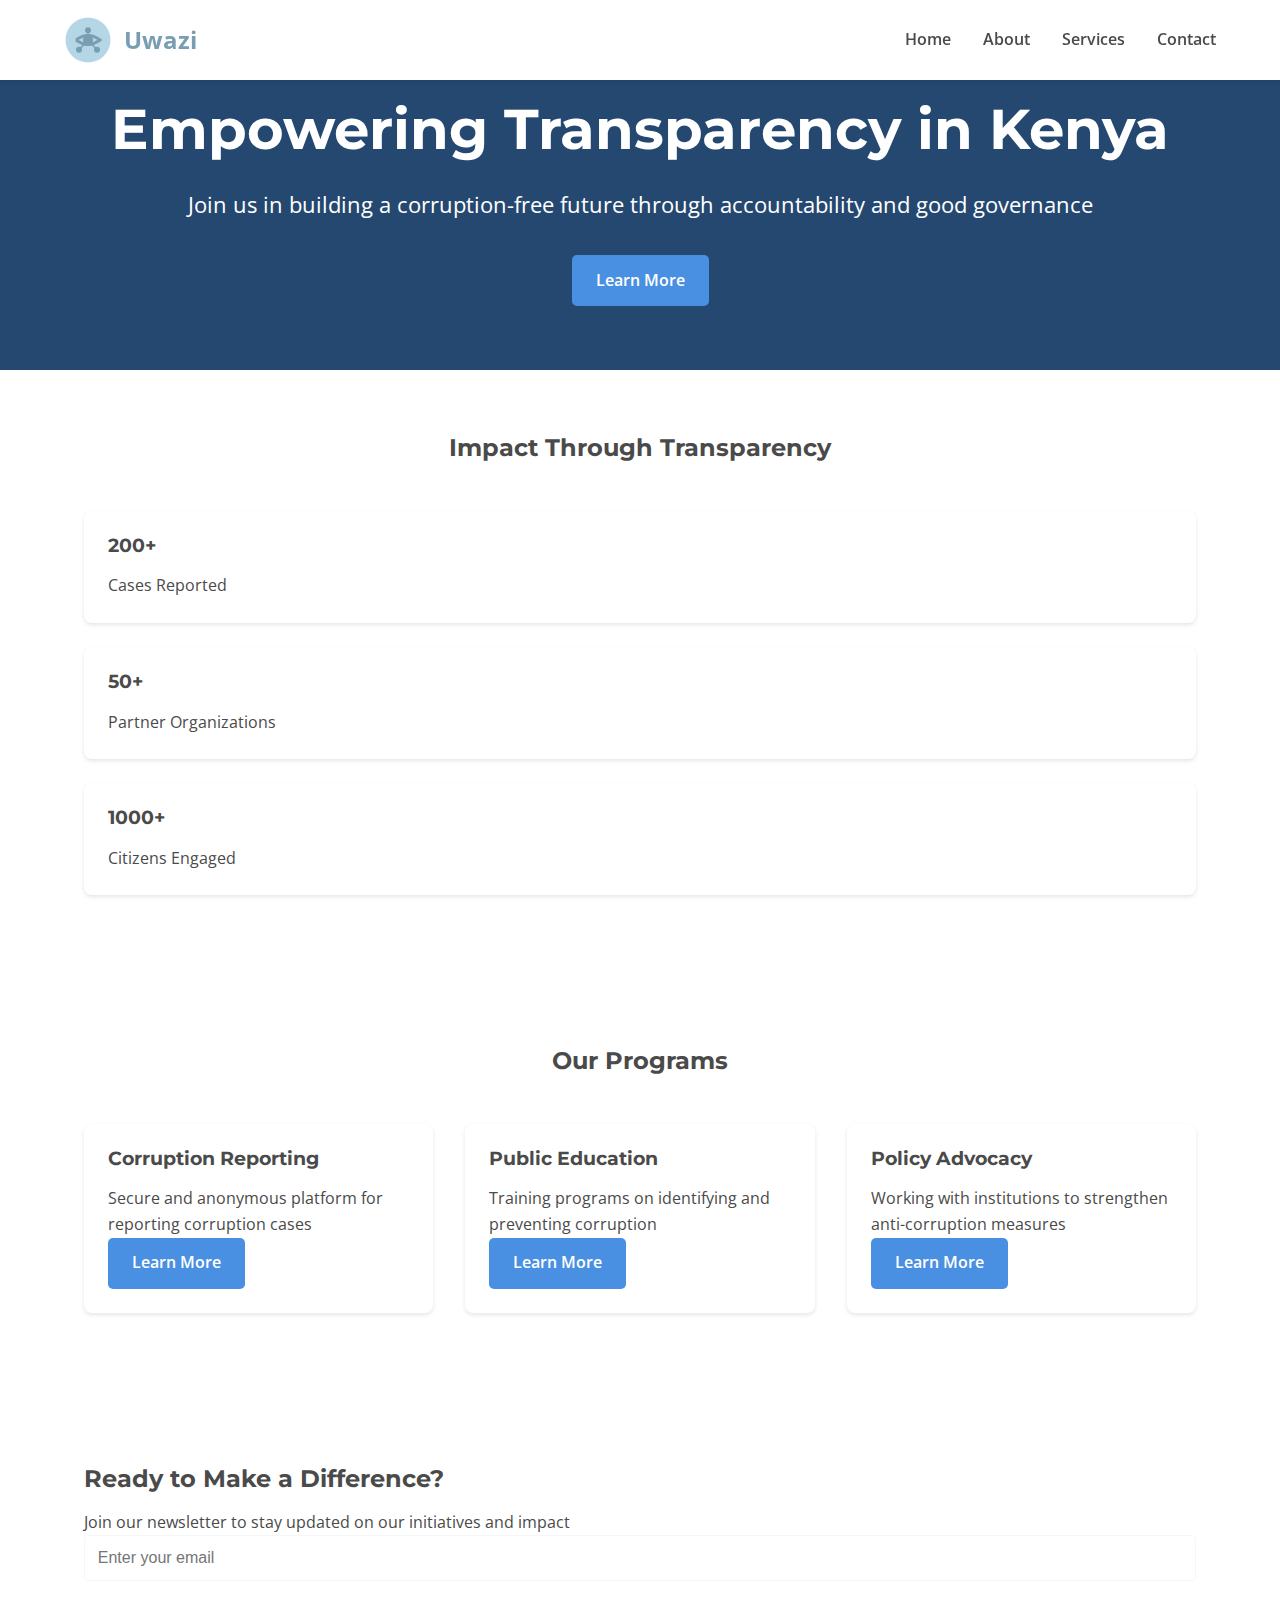
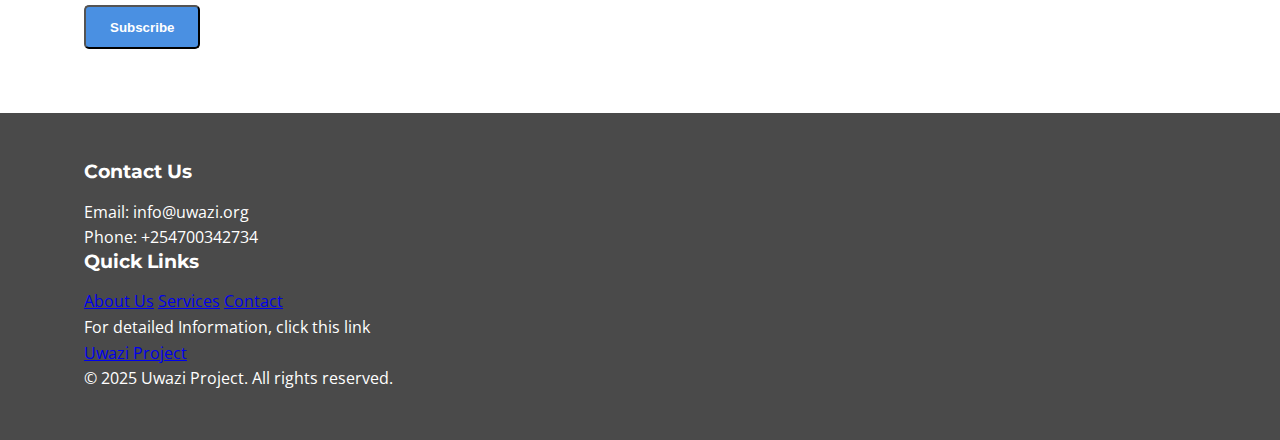
<file: index.html>
<!DOCTYPE html>
<html lang="en">
<head>
    <meta charset="UTF-8">
    <meta name="viewport" content="width=device-width, initial-scale=1.0">
    <title>Uwazi - Transparency in Governance</title>
    <meta name="description" content="Uwazi Project - Creating awareness for corruption-free governance in Kenya">
    
    <!-- Fonts -->
    <link href="https://fonts.googleapis.com/css2?family=Montserrat:wght@400;700&family=Open+Sans:wght@400;600&display=swap" rel="stylesheet">
    
    <!-- Styles -->
    <link rel="stylesheet" href="css/style.css">
</head>
<body>
    <!-- Header -->
    <header class="header">
        <nav class="nav container">
            <a href="index.html" class="logo">
                <img src="assets/icons/uwazi-icon.svg" alt="Uwazi Logo" class="logo-icon">
                Uwazi
            </a>
            <div class="nav-links">
                <a href="index.html">Home</a>
                <a href="about.html">About</a>
                <a href="services.html">Services</a>
                <!-- <a href="reports.html">Reports</a> -->
                <a href="contact.html">Contact</a>
            </div>
            <button class="hamburger" aria-label="Toggle navigation">
                <span></span>
                <span></span>
                <span></span>
            </button>
        </nav>
    </header>

    <!-- Hero Section -->
    <section class="hero">
        <div class="container">
            <h1 class="animate-on-scroll">Empowering Transparency in Kenya</h1>
            <p class="animate-on-scroll">Join us in building a corruption-free future through accountability and good governance</p>
            <a href="about.html" class="btn btn-primary animate-on-scroll">Learn More</a>
        </div>
    </section>

    <!-- Key Statistics -->
    <section class="section" id="statistics">
        <div class="container">
            <h2 class="section-title animate-on-scroll">Impact Through Transparency</h2>
            <div class="stats-grid">
                <div class="card animate-on-scroll">
                    <h3>200+</h3>
                    <p>Cases Reported</p>
                </div>
                <div class="card animate-on-scroll">
                    <h3>50+</h3>
                    <p>Partner Organizations</p>
                </div>
                <div class="card animate-on-scroll">
                    <h3>1000+</h3>
                    <p>Citizens Engaged</p>
                </div>
            </div>
        </div>
    </section>

    <!-- Featured Programs -->
    <section class="section" id="programs">
        <div class="container">
            <h2 class="section-title animate-on-scroll">Our Programs</h2>
            <div class="programs-grid">
                <div class="card animate-on-scroll">
                    <h3>Corruption Reporting</h3>
                    <p>Secure and anonymous platform for reporting corruption cases</p>
                    <a href="services.html" class="btn btn-primary">Learn More</a>
                </div>
                <div class="card animate-on-scroll">
                    <h3>Public Education</h3>
                    <p>Training programs on identifying and preventing corruption</p>
                    <a href="services.html" class="btn btn-primary">Learn More</a>
                </div>
                <div class="card animate-on-scroll">
                    <h3>Policy Advocacy</h3>
                    <p>Working with institutions to strengthen anti-corruption measures</p>
                    <a href="services.html" class="btn btn-primary">Learn More</a>
                </div>
            </div>
        </div>
    </section>

    <!-- Call to Action -->
    <section class="section cta">
        <div class="container">
            <h2 class="animate-on-scroll">Ready to Make a Difference?</h2>
            <p class="animate-on-scroll">Join our newsletter to stay updated on our initiatives and impact</p>
            <form class="newsletter-form animate-on-scroll">
                <div class="form-group">
                    <input type="email" class="form-control" placeholder="Enter your email" required>
                </div>
                <button type="submit" class="btn btn-primary">Subscribe</button>
            </form>
        </div>
    </section>

    <!-- Footer -->
    <footer class="footer">
        <div class="container">
            <div class="footer-content">
                <div class="footer-section">
                    <h3>Contact Us</h3>
                    <p>Email: info@uwazi.org</p>
                    <p>Phone: +254700342734</p>
                </div>
                <div class="footer-section">
                    <h3>Quick Links</h3>
                    <a href="about.html">About Us</a>
                    <a href="services.html">Services</a>
                    <!-- <a href="reports.html">Reports</a> -->
                    <a href="contact.html">Contact</a>
                </div>
                <div class="footer-section">
                    <!-- <h3>Follow Us</h3> -->
                    <div class="social-links">
                        <p>For detailed Information, click this link</p>
                        <a href="https://uwazi-blockchain-powered-abbaole.gamma.site/" aria-label="https://uwazi-blockchain-powered-abbaole.gamma.site/">Uwazi Project</a>
                        <!-- <a href="#" aria-label="Facebook">Facebook</a> -->
                        <!-- <a href="#" aria-label="Twitter">Twitter</a> -->
                        <!-- <a href="#" aria-label="LinkedIn">LinkedIn</a> -->
                    </div>
                </div>
            </div>
            <div class="footer-bottom">
                <p>&copy; 2025 Uwazi Project. All rights reserved.</p>
            </div>
        </div>
    </footer>

    <!-- Scripts -->
    <script src="js/main.js"></script>
</body>
</html>
</file>
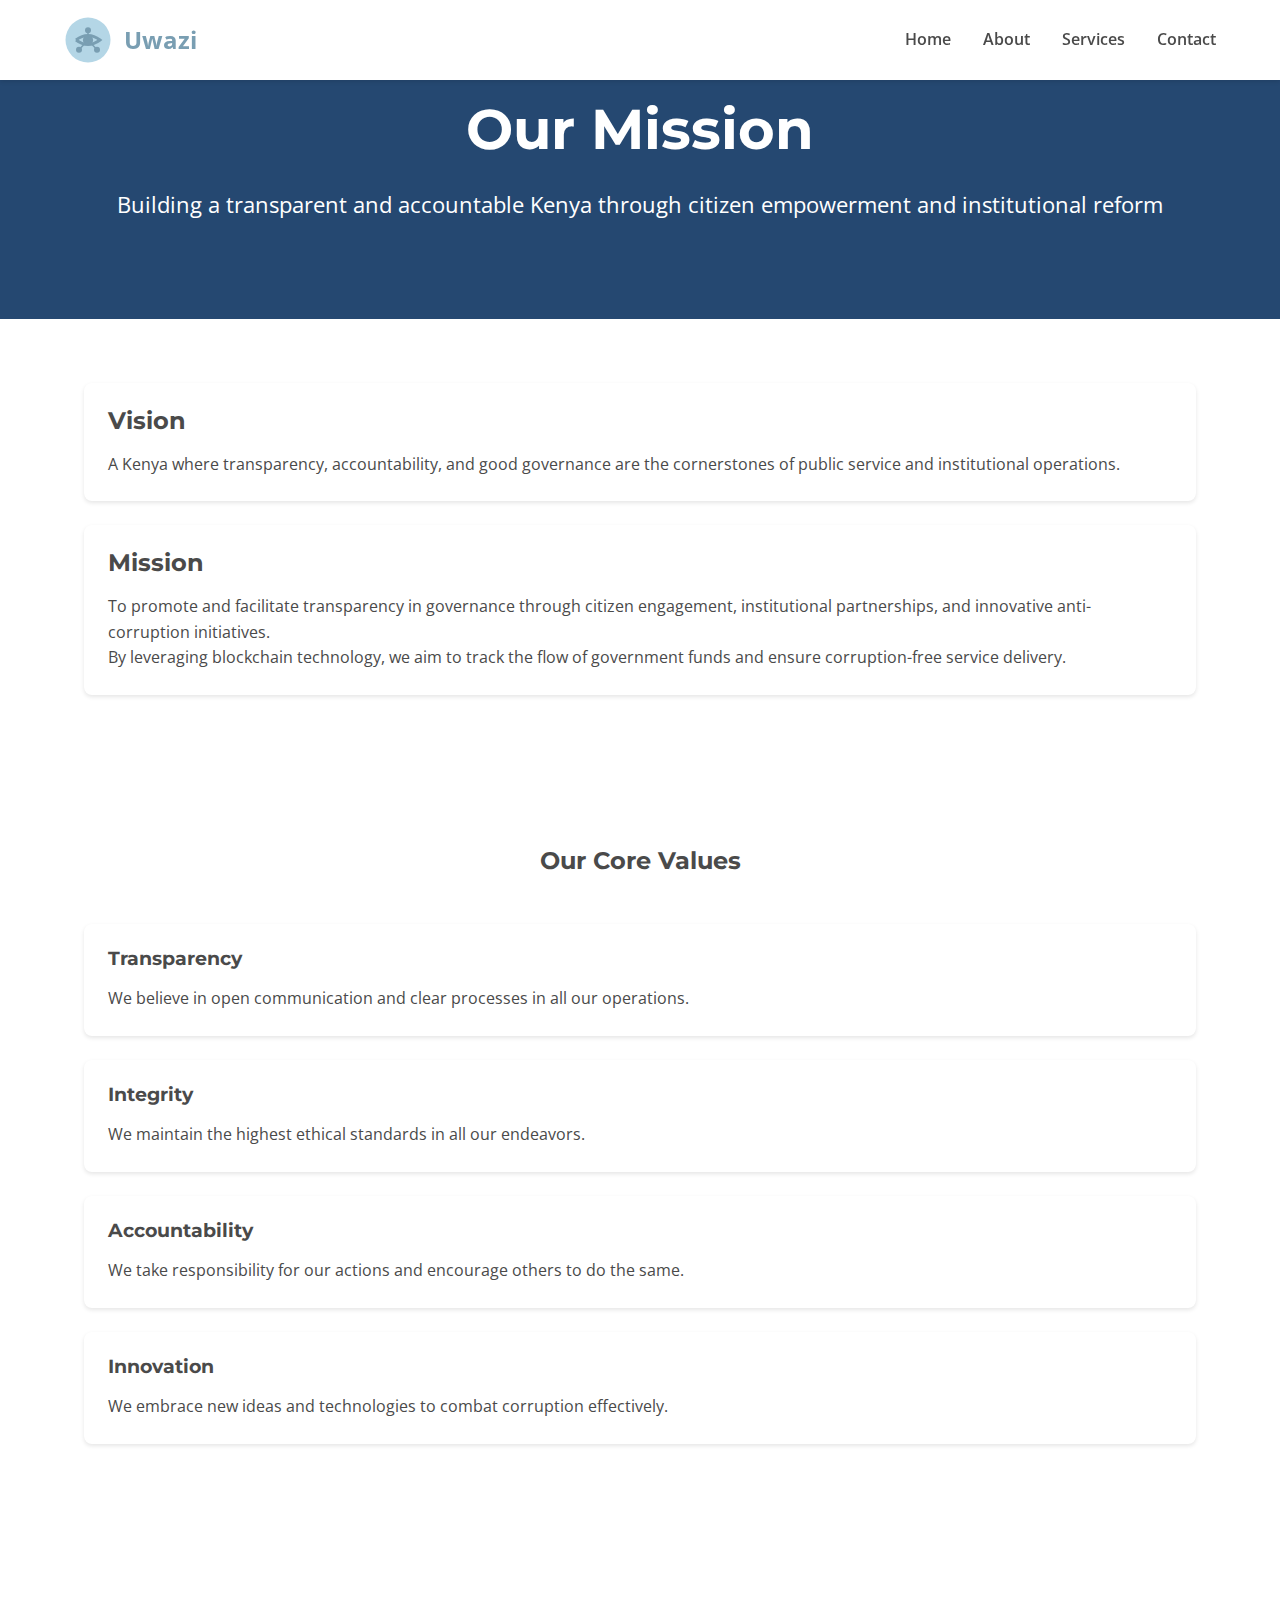
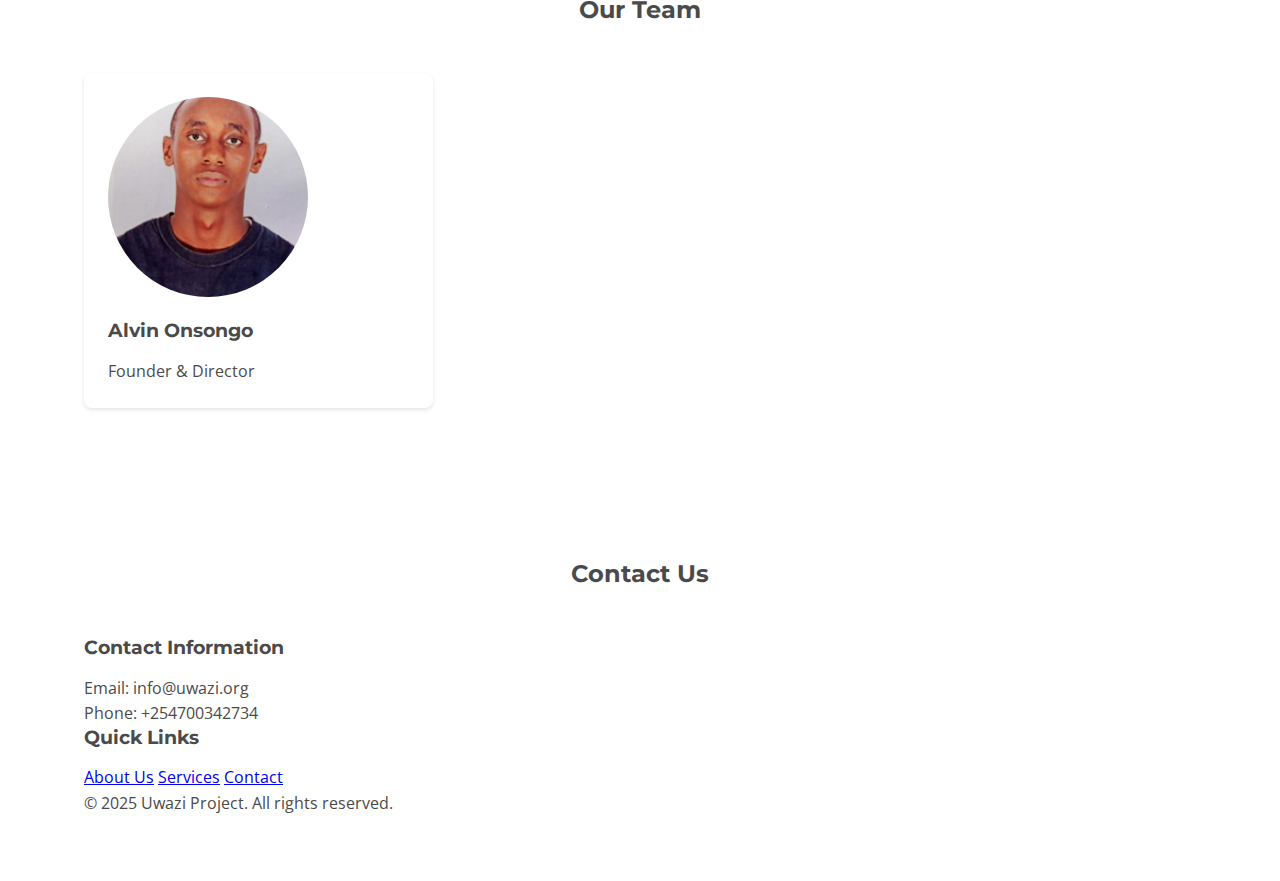
<file: about.html>
<!DOCTYPE html>
<html lang="en">
<head>
    <meta charset="UTF-8">
    <meta name="viewport" content="width=device-width, initial-scale=1.0">
    <title>About - Uwazi Project</title>
    <meta name="description" content="Learn about Uwazi Project's mission for transparency and anti-corruption in Kenya">
    
    <!-- Fonts -->
    <link href="https://fonts.googleapis.com/css2?family=Montserrat:wght@400;700&family=Open+Sans:wght@400;600&display=swap" rel="stylesheet">
    
    <!-- Styles -->
    <link rel="stylesheet" href="css/style.css">
</head>
<body>
    <!-- Header -->
    <header class="header">
        <nav class="nav container">
            <a href="index.html" class="logo">
                <img src="assets/icons/uwazi-icon.svg" alt="Uwazi Logo" class="logo-icon">
                Uwazi
            </a>
            <div class="nav-links">
                <a href="index.html">Home</a>
                <a href="about.html">About</a>
                <a href="services.html">Services</a>
                <!-- <a href="reports.html">Reports</a> -->
                <a href="contact.html">Contact</a>
            </div>
            <button class="hamburger" aria-label="Toggle navigation">
                <span></span>
                <span></span>
                <span></span>
            </button>
        </nav>
    </header>

    <!-- About Hero -->
    <section class="hero">
        <div class="container">
            <h1 class="animate-on-scroll">Our Mission</h1>
            <p class="animate-on-scroll">Building a transparent and accountable Kenya through citizen empowerment and institutional reform</p>
        </div>
    </section>

    <!-- Mission & Vision -->
    <section class="section">
        <div class="container">
            <div class="card animate-on-scroll">
                <h2>Vision</h2>
                <p>A Kenya where transparency, accountability, and good governance are the cornerstones of public service and institutional operations.</p>
            </div>
            <div class="card animate-on-scroll">
                <h2>Mission</h2>
                <p>To promote and facilitate transparency in governance through citizen engagement, institutional partnerships, and innovative anti-corruption initiatives.</p>
                <p>By leveraging blockchain technology, we aim to track the flow of government funds and ensure corruption-free service delivery.</p>
            </div>
        </div>
    </section>

    <!-- Core Values -->
    <section class="section">
        <div class="container">
            <h2 class="section-title animate-on-scroll">Our Core Values</h2>
            <div class="values-grid">
                <div class="card animate-on-scroll">
                    <h3>Transparency</h3>
                    <p>We believe in open communication and clear processes in all our operations.</p>
                </div>
                <div class="card animate-on-scroll">
                    <h3>Integrity</h3>
                    <p>We maintain the highest ethical standards in all our endeavors.</p>
                </div>
                <div class="card animate-on-scroll">
                    <h3>Accountability</h3>
                    <p>We take responsibility for our actions and encourage others to do the same.</p>
                </div>
                <div class="card animate-on-scroll">
                    <h3>Innovation</h3>
                    <p>We embrace new ideas and technologies to combat corruption effectively.</p>
                </div>
            </div>
        </div>
    </section>

    <!-- Team Section -->
    <section class="section">
        <div class="container">
            <h2 class="section-title animate-on-scroll">Our Team</h2>
            <div class="team-grid">
                <div class="card animate-on-scroll">
                    <div class="team-member">
                        <img src="assets/images/founder.jpg" alt="Team Member" class="team-photo">
                        <h3>Alvin Onsongo</h3>
                        <p>Founder & Director</p>
                    </div>
                </div>
            </div>
        </div>
    </section>

    <!-- Contact Section -->
    <section class="section">
        <div class="container">
            <h2 class="section-title animate-on-scroll">Contact Us</h2>
            <div class="contact-grid">
                <div class="contact-info animate-on-scroll">
                    <h3>Contact Information</h3>
                    <p>Email: info@uwazi.org</p>
                    <p>Phone: +254700342734</p>
                </div>
                <div class="footer-section">
                    <h3>Quick Links</h3>
                    <a href="about.html">About Us</a>
                    <a href="services.html">Services</a>
                    <!-- <a href="reports.html">Reports</a> -->
                    <a href="contact.html">Contact</a>
                </div>
                <div class="footer-section">
                    
                </div>
            </div>
            <div class="footer-bottom">
                <p>&copy; 2025 Uwazi Project. All rights reserved.</p>
            </div>
        </div>
    </footer>

    <!-- Scripts -->
    <script src="js/main.js"></script>
</body>
</html>
</file>
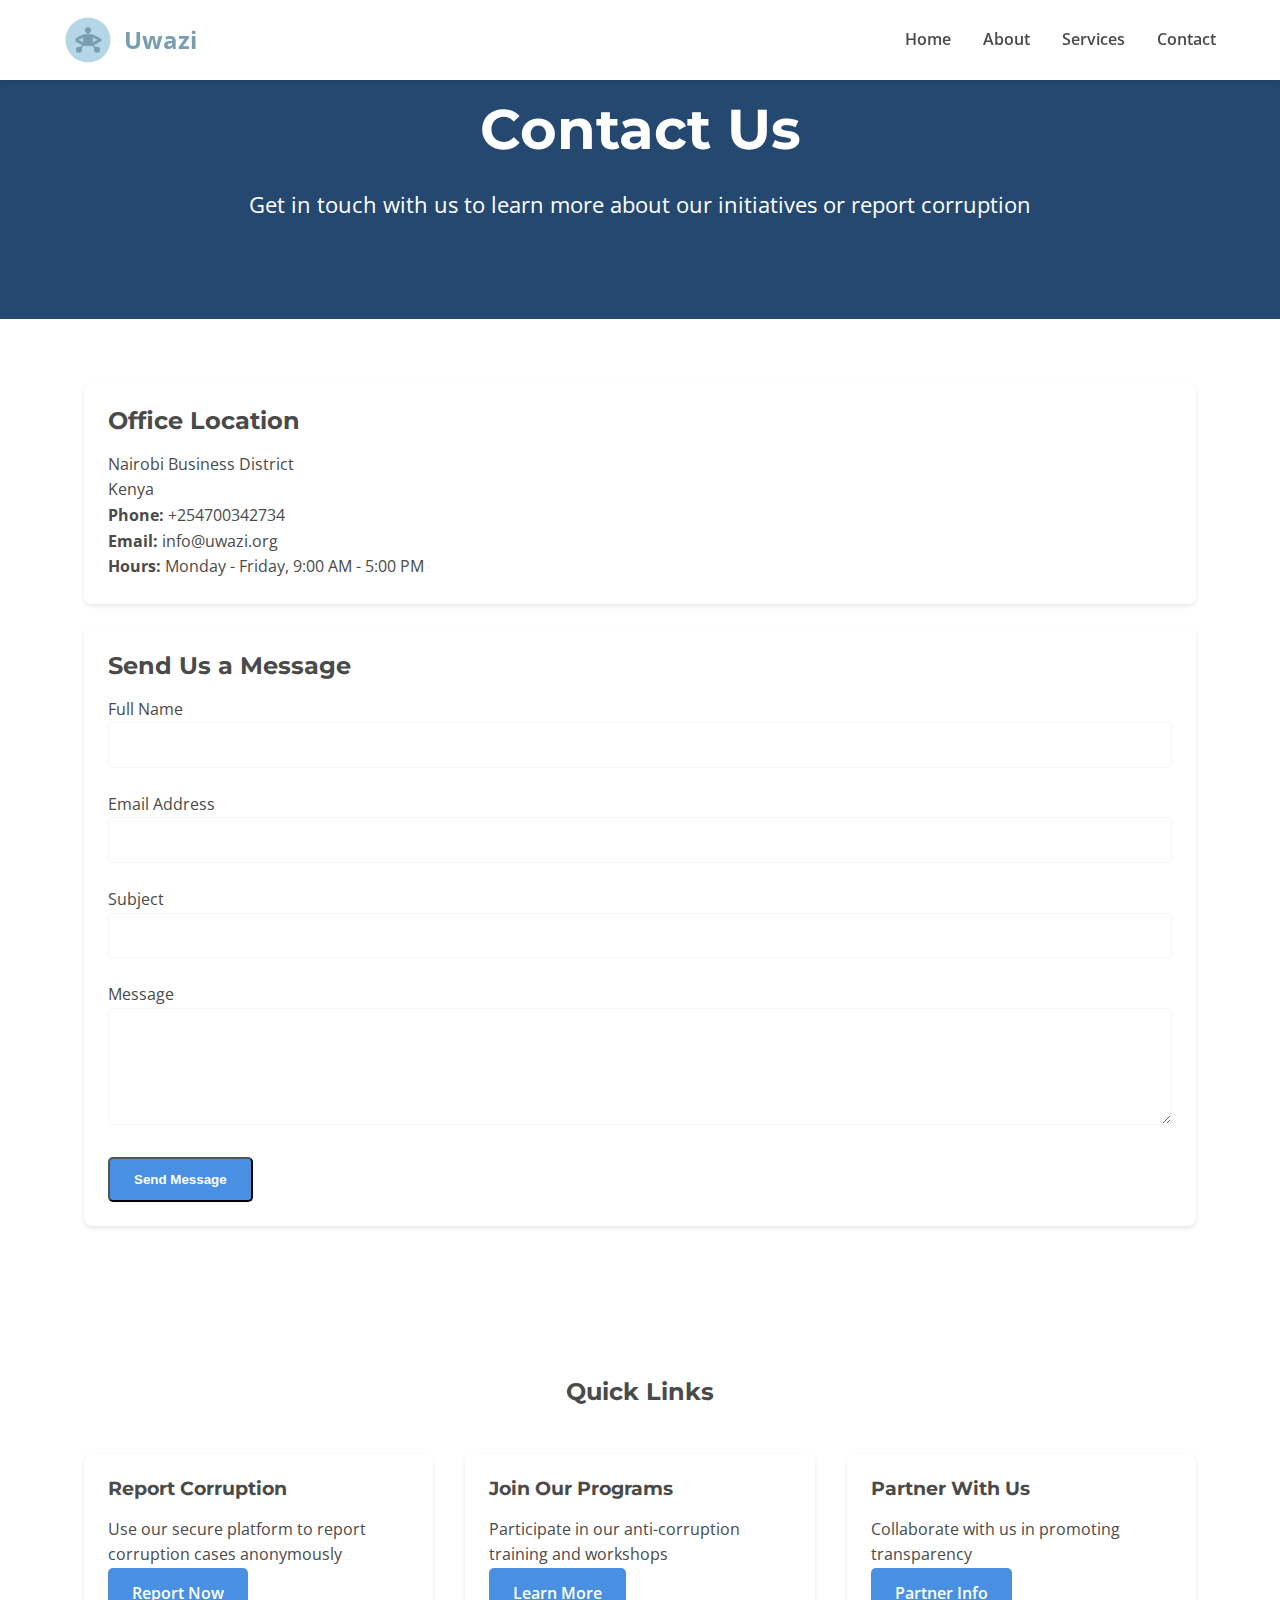
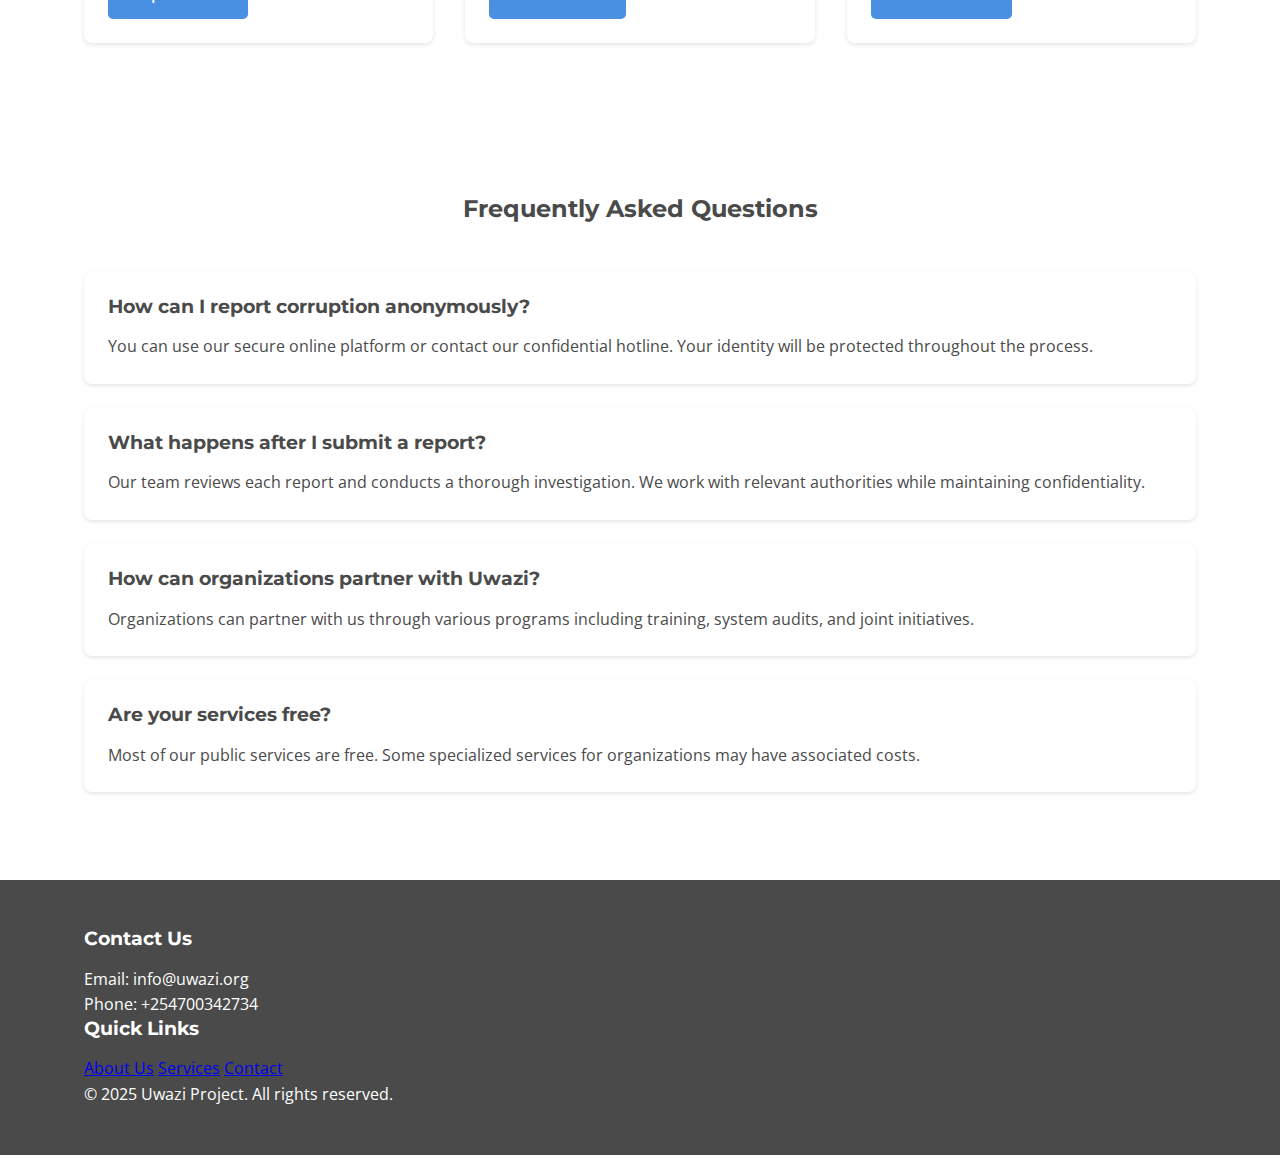
<file: contact.html>
<!DOCTYPE html>
<html lang="en">
<head>
    <meta charset="UTF-8">
    <meta name="viewport" content="width=device-width, initial-scale=1.0">
    <title>Contact - Uwazi Project</title>
    <meta name="description" content="Get in touch with Uwazi Project - Working together for a corruption-free Kenya">
    
    <!-- Fonts -->
    <link href="https://fonts.googleapis.com/css2?family=Montserrat:wght@400;700&family=Open+Sans:wght@400;600&display=swap" rel="stylesheet">
    
    <!-- Styles -->
    <link rel="stylesheet" href="css/style.css">
</head>
<body>
    <!-- Header -->
    <header class="header">
        <nav class="nav container">
            <a href="index.html" class="logo">
                <img src="assets/icons/uwazi-icon.svg" alt="Uwazi Logo" class="logo-icon">
                Uwazi
            </a>
            <div class="nav-links">
                <a href="index.html">Home</a>
                <a href="about.html">About</a>
                <a href="services.html">Services</a>
               
               
             <!-- <a href="reports.html">Reports</a> -->
                <a href="contact.html">Contact</a>
            </div>
            <button class="hamburger" aria-label="Toggle navigation">
                <span></span>
                <span></span>
                <span></span>
            </button>
        </nav>
    </header>

    <!-- Contact Hero -->
    <section class="hero">
        <div class="container">
            <h1 class="animate-on-scroll">Contact Us</h1>
            <p class="animate-on-scroll">Get in touch with us to learn more about our initiatives or report corruption</p>
        </div>
    </section>

    <!-- Contact Information -->
    <section class="section">
        <div class="container">
            <div class="contact-grid">
                <div class="card animate-on-scroll">
                    <h2>Office Location</h2>
                    <p>Nairobi Business District</p>
                    <p>Kenya</p>
                    <div class="contact-details">
                        <p><strong>Phone:</strong> +254700342734</p>
                        <p><strong>Email:</strong> info@uwazi.org</p>
                        <p><strong>Hours:</strong> Monday - Friday, 9:00 AM - 5:00 PM</p>
                    </div>
                </div>

                <div class="card animate-on-scroll">
                    <h2>Send Us a Message</h2>
                    <form class="contact-form">
                        <div class="form-group">
                            <label for="name">Full Name</label>
                            <input type="text" id="name" class="form-control" required>
                        </div>
                        <div class="form-group">
                            <label for="email">Email Address</label>
                            <input type="email" id="email" class="form-control" required>
                        </div>
                        <div class="form-group">
                            <label for="subject">Subject</label>
                            <input type="text" id="subject" class="form-control" required>
                        </div>
                        <div class="form-group">
                            <label for="message">Message</label>
                            <textarea id="message" class="form-control" rows="5" required></textarea>
                        </div>
                        <button type="submit" class="btn btn-primary">Send Message</button>
                    </form>
                </div>
            </div>
        </div>
    </section>

    <!-- Quick Links -->
    <section class="section">
        <div class="container">
            <h2 class="section-title animate-on-scroll">Quick Links</h2>
            <div class="quick-links-grid">
                <div class="card animate-on-scroll">
                    <h3>Report Corruption</h3>
                    <p>Use our secure platform to report corruption cases anonymously</p>
                    <a href="services.html#report" class="btn btn-primary">Report Now</a>
                </div>
                <div class="card animate-on-scroll">
                    <h3>Join Our Programs</h3>
                    <p>Participate in our anti-corruption training and workshops</p>
                    <a href="services.html#education" class="btn btn-primary">Learn More</a>
                </div>
                <div class="card animate-on-scroll">
                    <h3>Partner With Us</h3>
                    <p>Collaborate with us in promoting transparency</p>
                    <a href="about.html#partners" class="btn btn-primary">Partner Info</a>
                </div>
            </div>
        </div>
    </section>

    <!-- FAQ Section -->
    <section class="section">
        <div class="container">
            <h2 class="section-title animate-on-scroll">Frequently Asked Questions</h2>
            <div class="faq-grid">
                <div class="card animate-on-scroll">
                    <h3>How can I report corruption anonymously?</h3>
                    <p>You can use our secure online platform or contact our confidential hotline. Your identity will be protected throughout the process.</p>
                </div>
                <div class="card animate-on-scroll">
                    <h3>What happens after I submit a report?</h3>
                    <p>Our team reviews each report and conducts a thorough investigation. We work with relevant authorities while maintaining confidentiality.</p>
                </div>
                <div class="card animate-on-scroll">
                    <h3>How can organizations partner with Uwazi?</h3>
                    <p>Organizations can partner with us through various programs including training, system audits, and joint initiatives.</p>
                </div>
                <div class="card animate-on-scroll">
                    <h3>Are your services free?</h3>
                    <p>Most of our public services are free. Some specialized services for organizations may have associated costs.</p>
                </div>
            </div>
        </div>
    </section>

    <!-- Footer -->
    <footer class="footer">
        <div class="container">
            <div class="footer-content">
                <div class="footer-section">
                    <h3>Contact Us</h3>
                    <p>Email: info@uwazi.org</p>
                    <p>Phone: +254700342734</p>
                </div>
                <div class="footer-section">
                    <h3>Quick Links</h3>
                    <a href="about.html">About Us</a>
                    <a href="services.html">Services</a>
                 <!-- <a href="reports.html">Reports</a> -->
                    <a href="contact.html">Contact</a>
                </div>
                <div class="footer-section">
                    <!-- <h3>Follow Us</h3> -->
                    <!-- <div class="social-links"> -->
                        <!-- <a href="#" aria-label="Facebook">Facebook</a> -->
                        <!-- <a href="#" aria-label="Twitter">Twitter</a> -->
                        <!-- <a href="#" aria-label="LinkedIn">LinkedIn</a> -->
                    <!-- </div> -->
                </div>
            </div>
            <div class="footer-bottom">
                <p>&copy; 2025 Uwazi Project. All rights reserved.</p>
            </div>
        </div>
    </footer>

    <!-- Scripts -->
    <script src="js/main.js"></script>
</body>
</html>
</file>
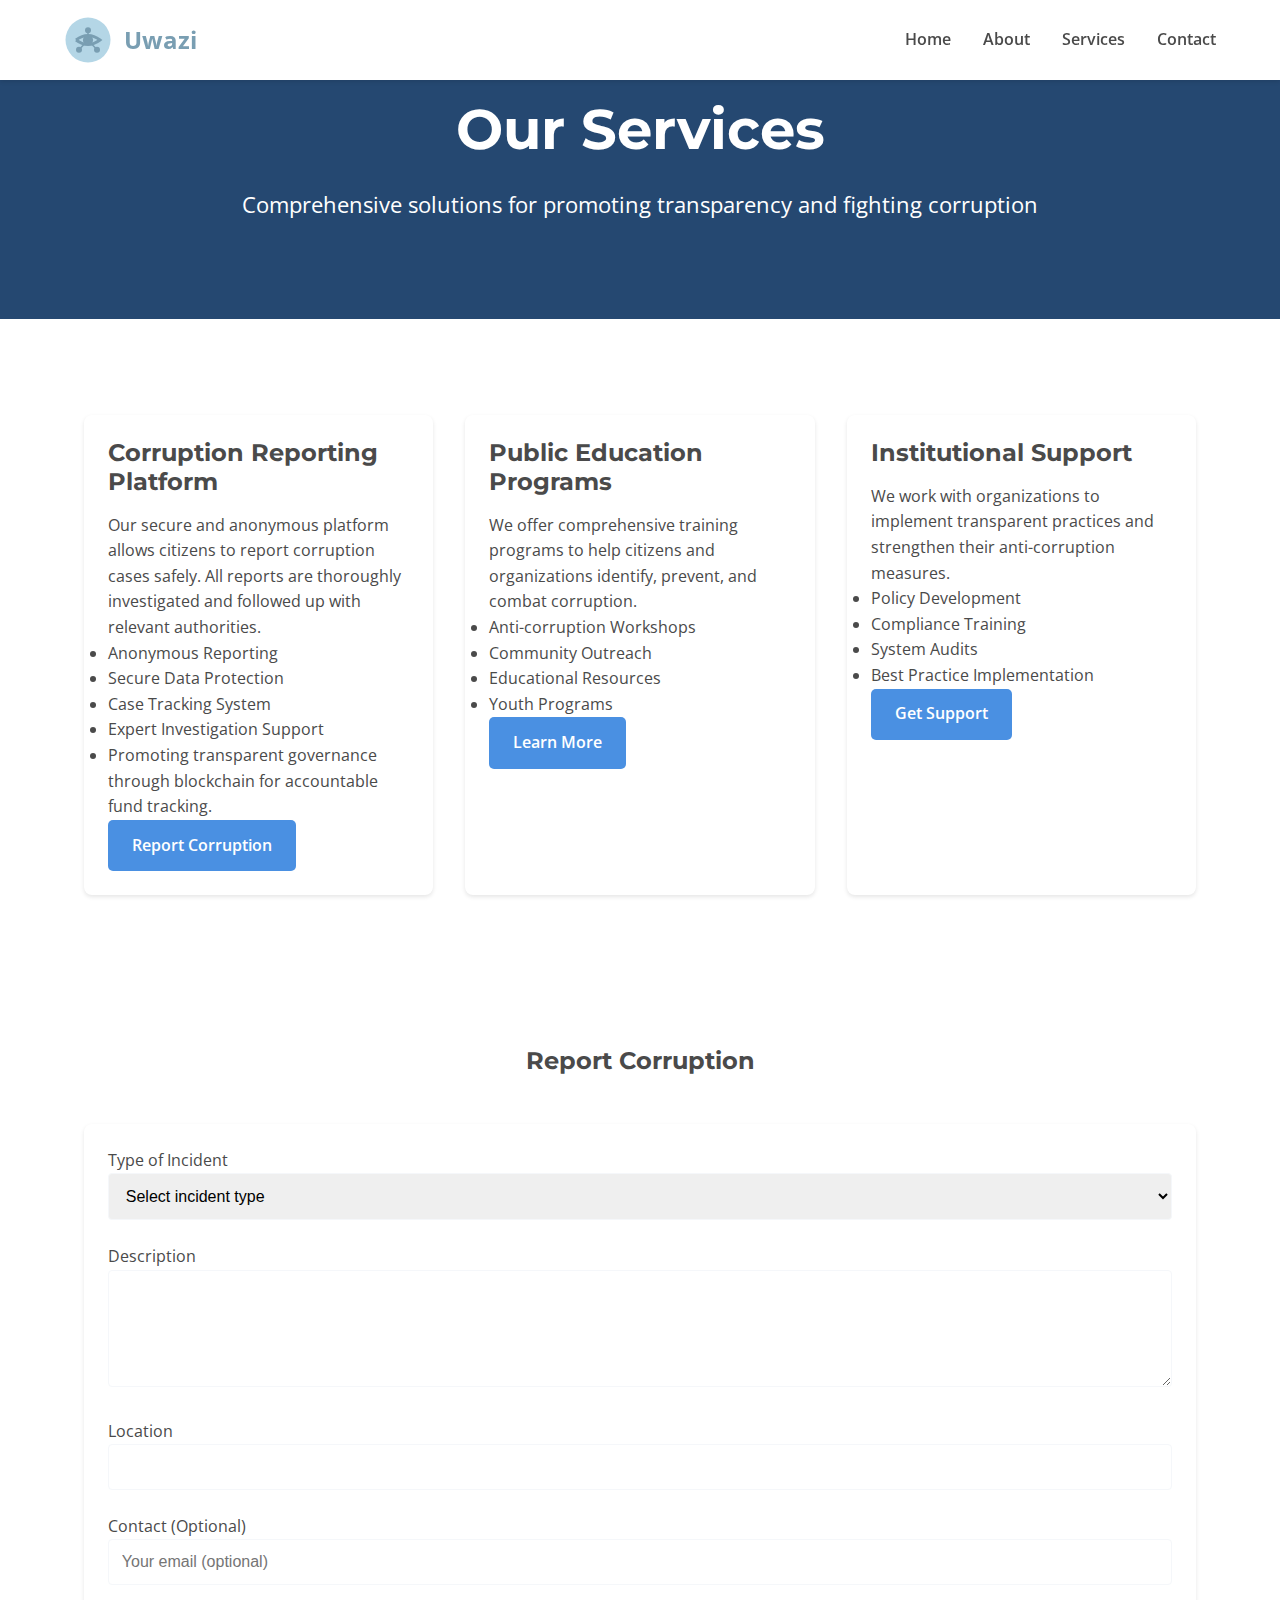
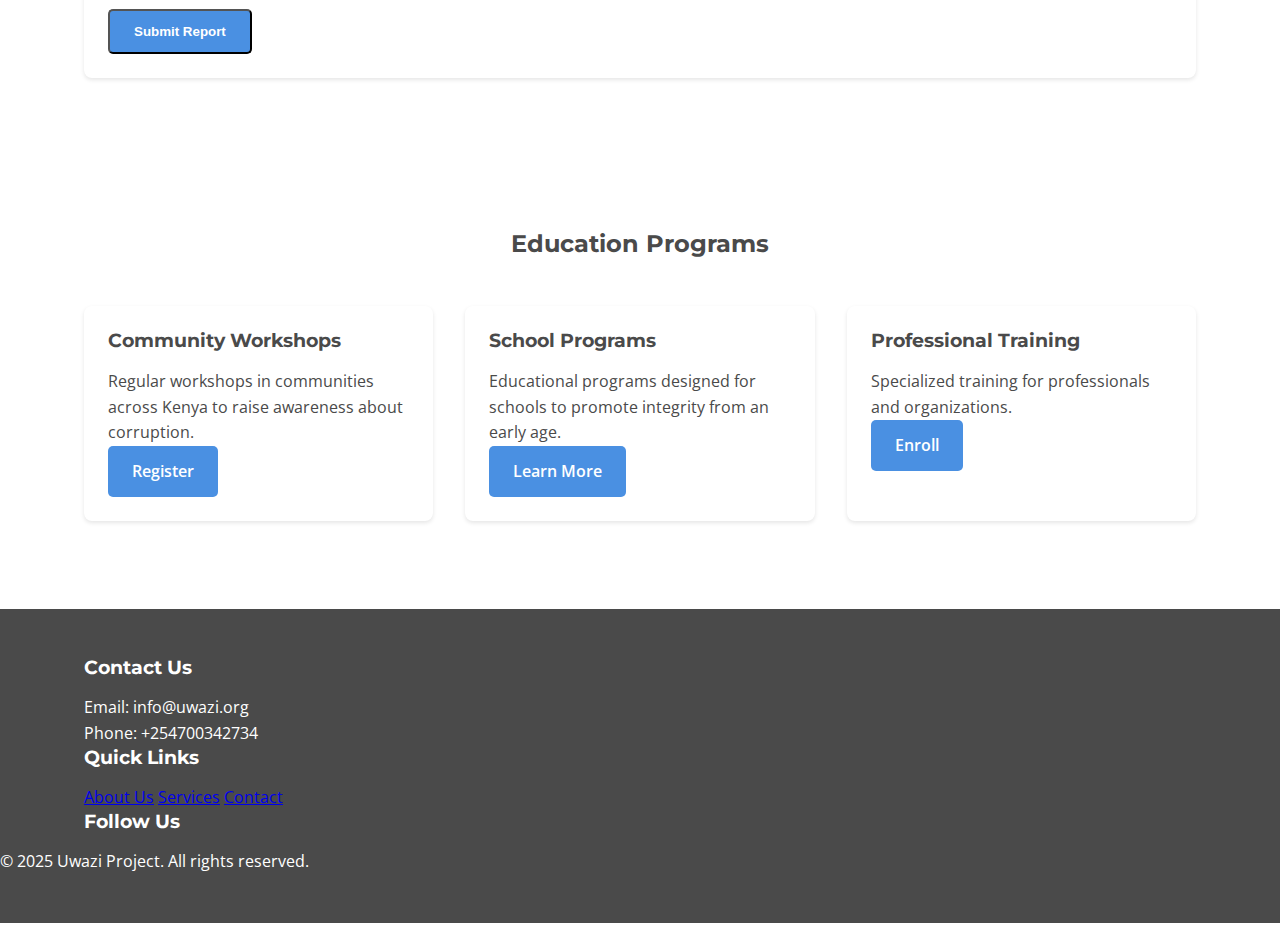
<file: services.html>
<!DOCTYPE html>
<html lang="en">
<head>
    <meta charset="UTF-8">
    <meta name="viewport" content="width=device-width, initial-scale=1.0">
    <title>Services - Uwazi Project</title>
    <meta name="description" content="Explore Uwazi Project's anti-corruption services and programs in Kenya">
    
    <!-- Fonts -->
    <link href="https://fonts.googleapis.com/css2?family=Montserrat:wght@400;700&family=Open+Sans:wght@400;600&display=swap" rel="stylesheet">
    
    <!-- Styles -->
    <link rel="stylesheet" href="css/style.css">
</head>
<body>
    <!-- Header -->
    <header class="header">
        <nav class="nav container">
            <a href="index.html" class="logo">
                <img src="assets/icons/uwazi-icon.svg" alt="Uwazi Logo" class="logo-icon">
                Uwazi
            </a>
            <div class="nav-links">
                <a href="index.html">Home</a>
                <a href="about.html">About</a>
                <a href="services.html">Services</a>
                <!-- <a href="reports.html">Reports</a> -->
                <a href="contact.html">Contact</a>
            </div>
            <button class="hamburger" aria-label="Toggle navigation">
                <span></span>
                <span></span>
                <span></span>
            </button>
        </nav>
    </header>

    <!-- Services Hero -->
    <section class="hero">
        <div class="container">
            <h1 class="animate-on-scroll">Our Services</h1>
            <p class="animate-on-scroll">Comprehensive solutions for promoting transparency and fighting corruption</p>
        </div>
    </section>

    <!-- Main Services -->
    <section class="section">
        <div class="container">
            <div class="services-grid">
                <div class="card animate-on-scroll">
                    <h2>Corruption Reporting Platform</h2>
                    <p>Our secure and anonymous platform allows citizens to report corruption cases safely. All reports are thoroughly investigated and followed up with relevant authorities.</p>
                    <ul class="features-list">
                        <li>Anonymous Reporting</li>
                        <li>Secure Data Protection</li>
                        <li>Case Tracking System</li>
                        <li>Expert Investigation Support</li>
                        <li>Promoting transparent governance through blockchain for accountable fund tracking.</li>
                    </ul>
                    <a href="#report" class="btn btn-primary">Report Corruption</a>
                </div>

                <div class="card animate-on-scroll">
                    <h2>Public Education Programs</h2>
                    <p>We offer comprehensive training programs to help citizens and organizations identify, prevent, and combat corruption.</p>
                    <ul class="features-list">
                        <li>Anti-corruption Workshops</li>
                        <li>Community Outreach</li>
                        <li>Educational Resources</li>
                        <li>Youth Programs</li>
                    </ul>
                    <a href="https://uwazi-blockchain-powered-abbaole.gamma.site/" class="btn btn-primary">Learn More</a>
                </div>

                <div class="card animate-on-scroll">
                    <h2>Institutional Support</h2>
                    <p>We work with organizations to implement transparent practices and strengthen their anti-corruption measures.</p>
                    <ul class="features-list">
                        <li>Policy Development</li>
                        <li>Compliance Training</li>
                        <li>System Audits</li>
                        <li>Best Practice Implementation</li>
                    </ul>
                    <a href="#support" class="btn btn-primary">Get Support</a>
                </div>
            </div>
        </div>
    </section>

    <!-- Report Corruption Section -->
    <section class="section" id="report">
        <div class="container">
            <h2 class="section-title animate-on-scroll">Report Corruption</h2>
            <div class="card">
                <form class="report-form animate-on-scroll">
                    <div class="form-group">
                        <label for="incident-type">Type of Incident</label>
                        <select id="incident-type" class="form-control" required>
                            <option value="">Select incident type</option>
                            <option value="bribery">Bribery</option>
                            <option value="fraud">Fraud</option>
                            <option value="embezzlement">Embezzlement</option>
                            <option value="other">Other</option>
                        </select>
                    </div>
                    <div class="form-group">
                        <label for="incident-description">Description</label>
                        <textarea id="incident-description" class="form-control" rows="5" required></textarea>
                    </div>
                    <div class="form-group">
                        <label for="location">Location</label>
                        <input type="text" id="location" class="form-control" required>
                    </div>
                    <div class="form-group">
                        <label for="contact">Contact (Optional)</label>
                        <input type="email" id="contact" class="form-control" placeholder="Your email (optional)">
                    </div>
                    <button type="submit" class="btn btn-primary">Submit Report</button>
                </form>
            </div>
        </div>
    </section>

    <!-- Education Programs -->
    <section class="section" id="education">
        <div class="container">
            <h2 class="section-title animate-on-scroll">Education Programs</h2>
            <div class="programs-grid">
                <div class="card animate-on-scroll">
                    <h3>Community Workshops</h3>
                    <p>Regular workshops in communities across Kenya to raise awareness about corruption.</p>
                    <a href="#" class="btn btn-primary">Register</a>
                </div>
                <div class="card animate-on-scroll">
                    <h3>School Programs</h3>
                    <p>Educational programs designed for schools to promote integrity from an early age.</p>
                    <a href="#" class="btn btn-primary">Learn More</a>
                </div>
                <div class="card animate-on-scroll">
                    <h3>Professional Training</h3>
                    <p>Specialized training for professionals and organizations.</p>
                    <a href="#" class="btn btn-primary">Enroll</a>
                </div>
            </div>
        </div>
    </section>

    <!-- Footer -->
    <footer class="footer">
        <div class="container">
            <div class="footer-content">
                <div class="footer-section">
                    <h3>Contact Us</h3>
                    <p>Email: info@uwazi.org</p>
                    <p>Phone: +254700342734</p>
                </div>
                <div class="footer-section">
                    <h3>Quick Links</h3>
                    <a href="about.html">About Us</a>
                    <a href="services.html">Services</a>
                    <!-- <a href="reports.html">Reports</a> -->
                    <a href="contact.html">Contact</a>
                </div>
                <div class="footer-section">
                    <h3>Follow Us</h3>
                    <!-- <div class="social-links"> -->
                        <!-- <a href="#" aria-label="Facebook">Facebook</a> -->
                        <!-- <a href="#" aria-label="Twitter">Twitter</a> -->
                        <!-- <a href="#" aria-label="LinkedIn">LinkedIn</a> -->
                    </div>
                </div>
            </div>
            <div class="footer-bottom">
                <p>&copy; 2025 Uwazi Project. All rights reserved.</p>
            </div>
        </div>
    </footer>

    <!-- Scripts -->
    <script src="js/main.js"></script>
</body>
</html>
</file>
<file: css/style.css>
/* Base styles */
:root {
    --primary-blue: #4A90E2;
    --secondary-blue: #5FB0E5;
    --light-gray: #F5F7FA;
    --dark-gray: #4A4A4A;
    --white: #FFFFFF;
    --black: #000000;
    --uwazi-blue: #799EB2;
    --uwazi-light: #B1D4E5;
}

/* Reset and base styles */
* {
    margin: 0;
    padding: 0;
    box-sizing: border-box;
}

body {
    font-family: 'Open Sans', sans-serif;
    line-height: 1.6;
    color: var(--dark-gray);
    background-color: var(--white);
}

h1, h2, h3, h4, h5, h6 {
    font-family: 'Montserrat', sans-serif;
    font-weight: 700;
    line-height: 1.2;
    margin-bottom: 1rem;
}

/* Container */
.container {
    width: 90%;
    max-width: 1200px;
    margin: 0 auto;
    padding: 0 20px;
}

/* Header */
.header {
    background-color: var(--white);
    box-shadow: 0 2px 4px rgba(0,0,0,0.1);
    position: fixed;
    width: 100%;
    top: 0;
    z-index: 1000;
}

.nav {
    display: flex;
    justify-content: space-between;
    align-items: center;
    padding: 1rem 0;
}

.logo {
    display: flex;
    align-items: center;
    text-decoration: none;
    color: var(--uwazi-blue);
    font-weight: bold;
    font-size: 1.5rem;
    transition: color 0.3s ease;
}

.logo:hover {
    color: var(--uwazi-light);
}

.logo-icon {
    width: 48px;
    height: 48px;
    margin-right: 12px;
}

.nav-links {
    display: none;
}

/* Mobile menu */
.hamburger {
    display: block;
    cursor: pointer;
}

/* Hero section */
.hero {
    padding: 6rem 0 4rem;
    background-color: var(--light-gray);
    text-align: center;
}

.hero h1 {
    font-size: 2.5rem;
    margin-bottom: 1.5rem;
}

.hero p {
    font-size: 1.2rem;
    margin-bottom: 2rem;
}

/* Buttons */
.btn {
    display: inline-block;
    padding: 0.8rem 1.5rem;
    border-radius: 5px;
    text-decoration: none;
    font-weight: 600;
    transition: all 0.3s ease;
}

.btn-primary {
    background-color: var(--primary-blue);
    color: var(--white);
}

.btn-primary:hover {
    background-color: var(--secondary-blue);
}

/* Sections */
.section {
    padding: 4rem 0;
}

.section-title {
    text-align: center;
    margin-bottom: 3rem;
}

/* Cards */
.card {
    background: var(--white);
    border-radius: 8px;
    box-shadow: 0 2px 4px rgba(0,0,0,0.1);
    padding: 1.5rem;
    margin-bottom: 1.5rem;
}

/* Forms */
.form-group {
    margin-bottom: 1.5rem;
}

.form-control {
    width: 100%;
    padding: 0.8rem;
    border: 1px solid var(--light-gray);
    border-radius: 4px;
    font-size: 1rem;
}

/* Footer */
.footer {
    background-color: var(--dark-gray);
    color: var(--white);
    padding: 3rem 0;
}

/* Image styles */
.team-photo {
    width: 200px;
    height: 200px;
    border-radius: 50%;
    object-fit: cover;
    margin-bottom: 1rem;
}

.partner img {
    width: 200px;
    height: 100px;
    object-fit: contain;
}

.case-study img {
    width: 100%;
    height: 250px;
    object-fit: cover;
    border-radius: 8px;
    margin-bottom: 1rem;
}

/* Hero background image */
.hero {
    position: relative;
    background-color: var(--primary-blue);
    color: var(--white);
    overflow: hidden;
}

.hero::before {
    content: '';
    position: absolute;
    top: 0;
    left: 0;
    right: 0;
    bottom: 0;
    background-image: linear-gradient(rgba(0,0,0,0.5), rgba(0,0,0,0.5));
    z-index: 1;
}

.hero .container {
    position: relative;
    z-index: 2;
}

/* Image grids */
.team-grid,
.partners-grid,
.case-studies-grid {
    display: grid;
    gap: 2rem;
    margin-top: 2rem;
}

/* Additional image styles */
.hero-background {
    position: absolute;
    top: 0;
    left: 0;
    width: 100%;
    height: 100%;
    object-fit: cover;
    opacity: 0.3;
}

.program-image,
.service-image,
.quick-link-image {
    width: 100%;
    height: 200px;
    object-fit: cover;
    border-radius: 8px;
    margin-bottom: 1rem;
}

.programs-grid,
.services-grid,
.quick-links-grid {
    display: grid;
    gap: 2rem;
    margin-top: 2rem;
}

/* Media Queries */
@media (min-width: 768px) {
    .nav-links {
        display: flex;
        gap: 2rem;
    }

    .nav-links a {
        color: var(--dark-gray);
        text-decoration: none;
        font-weight: 600;
        transition: color 0.3s ease;
    }

    .nav-links a:hover {
        color: var(--primary-blue);
    }

    .hamburger {
        display: none;
    }

    .hero h1 {
        font-size: 3.5rem;
    }

    .hero p {
        font-size: 1.4rem;
    }

    .team-grid {
        grid-template-columns: repeat(3, 1fr);
    }
    
    .partners-grid {
        grid-template-columns: repeat(3, 1fr);
    }
    
    .case-studies-grid {
        grid-template-columns: repeat(3, 1fr);
    }

    .programs-grid,
    .services-grid,
    .quick-links-grid {
        grid-template-columns: repeat(3, 1fr);
    }
}

@media (max-width: 768px) {
    .logo-icon {
        width: 36px;
        height: 36px;
        margin-right: 8px;
    }
}

/* Animations */
@keyframes fadeIn {
    from {
        opacity: 0;
        transform: translateY(20px);
    }
    to {
        opacity: 1;
        transform: translateY(0);
    }
}

.fade-in {
    animation: fadeIn 1s ease-out;
}
</file>
